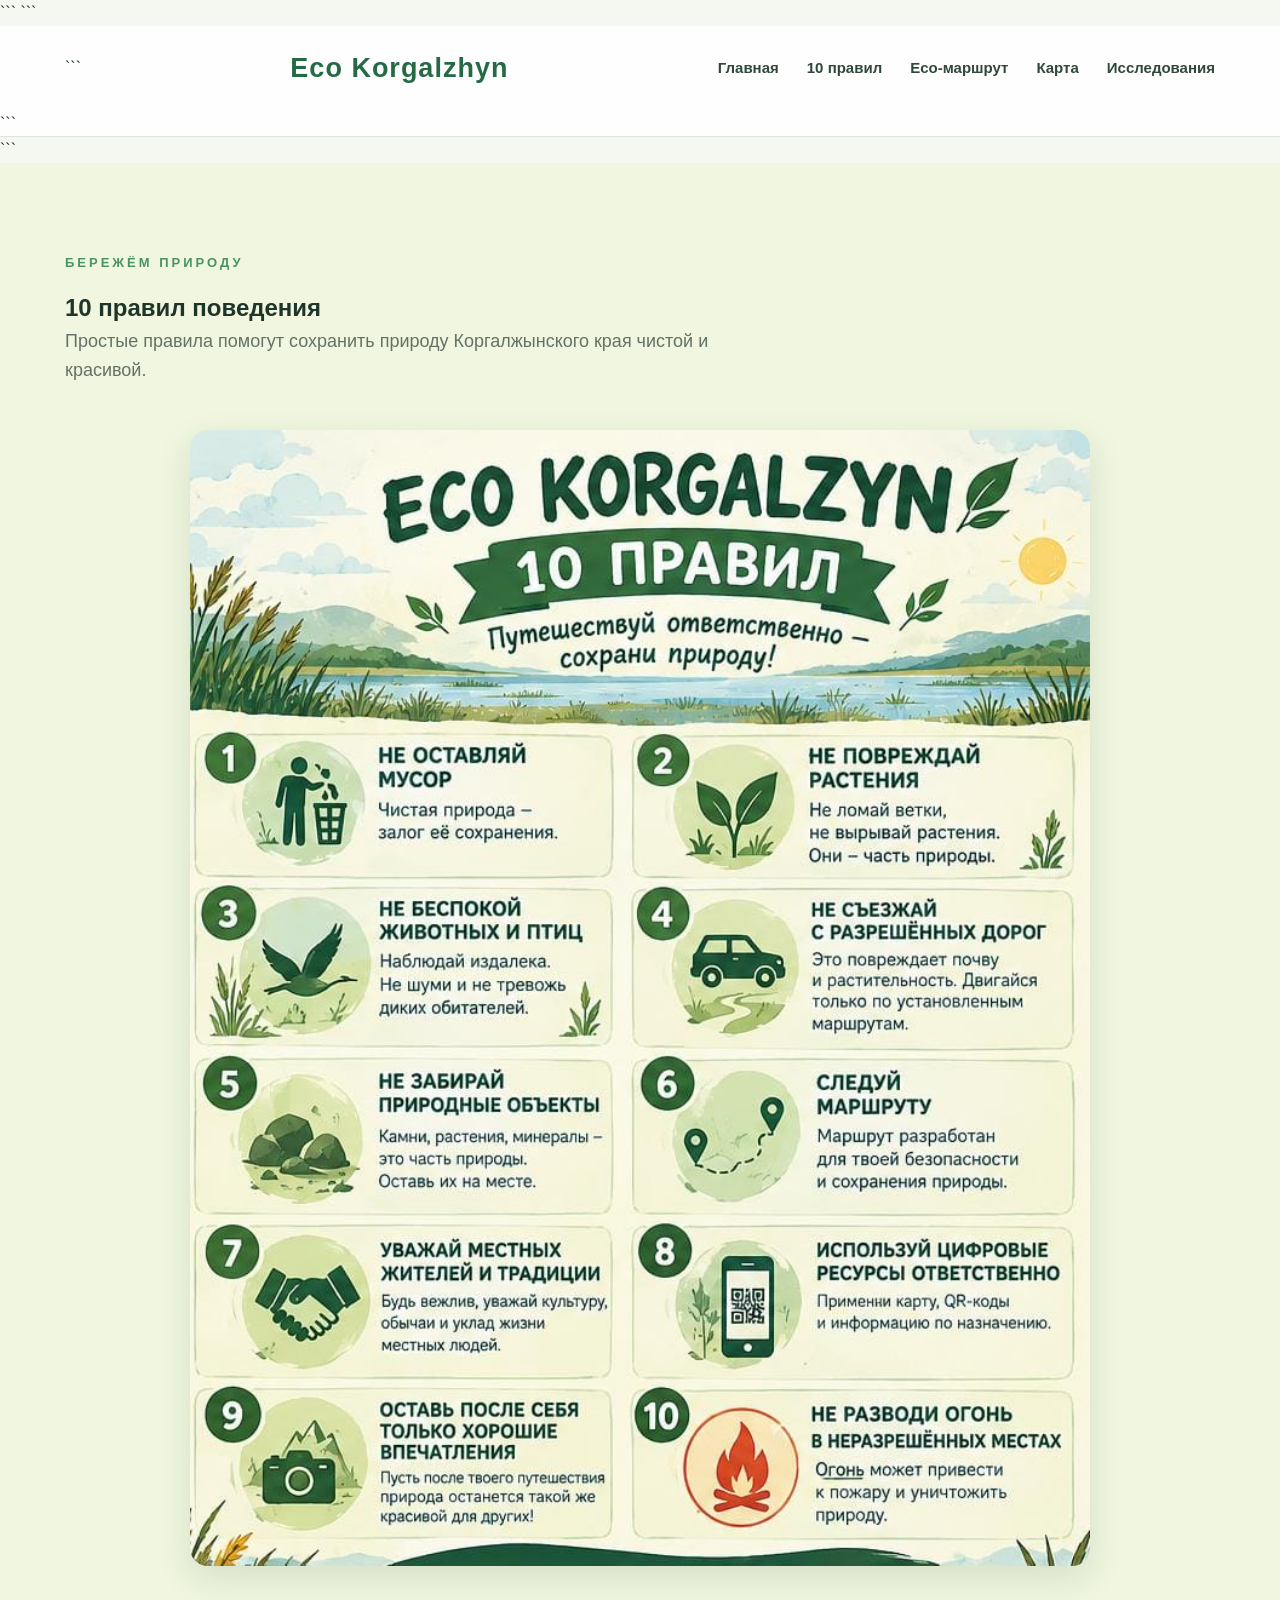
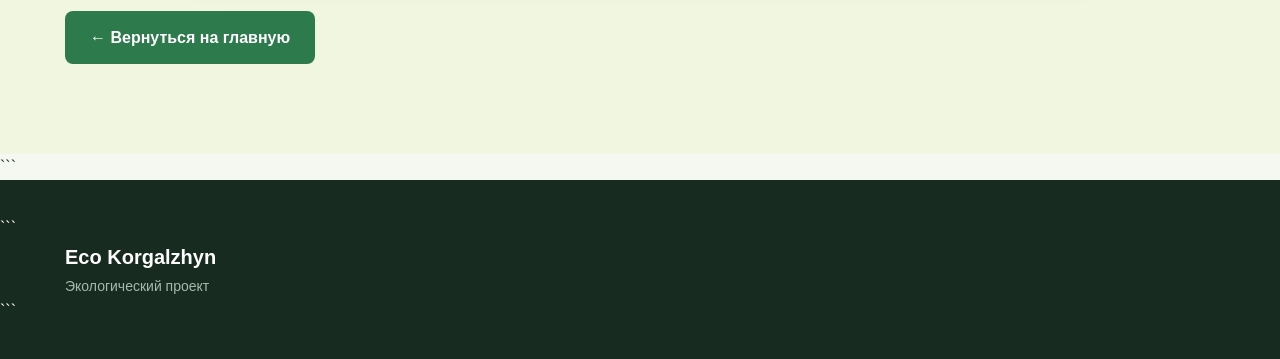
<file: 10 rules.html>
<!DOCTYPE html>

<html lang="ru">
	<head>
		<meta charset="UTF-8">
			<meta name="viewport" content="width=device-width, initial-scale=1.0">

				```
				<title>10 правил — Eco Korgalzhyn</title>

				<link rel="stylesheet" href="style.css">
```

</head>

	<body>

		<header class="header">
			<div class="container">

				```
				<h1>Eco Korgalzhyn</h1>

				<nav class="navigation">
					<a href="index.html">Главная</a>
					<a href="10 rules.html">10 правил</a>
					<a href="eco-route.html">Eco-маршрут</a>
					<a href="map.html">Карта</a>
					<a href="research.html">Исследования</a>
				</nav>

			</div>
			```

		</header>

		<main>

			```
			<section class="rules-page">

				<div class="container">

					<p class="section-label">БЕРЕЖЁМ ПРИРОДУ</p>

					<h2>10 правил поведения</h2>

					<p class="rules-description">
						Простые правила помогут сохранить природу
						Коргалжынского края чистой и красивой.
					</p>

				</div>


				<div class="rules-image-container">

					<img
						src="eco.korgalzhyn.10.rules.jpeg"
						alt="10 правил поведения в природе"
						class="rules-image"
        >

					</div>


				<div class="container back-container">

					<a href="index.html" class="main-button">
						← Вернуться на главную
					</a>

				</div>

			</section>
			```

		</main>

		<footer>

			```
			<div class="container">

				<p>Eco Korgalzhyn</p>
				<span>Экологический проект</span>

			</div>
			```

		</footer>

	</body>
</html>
</file>
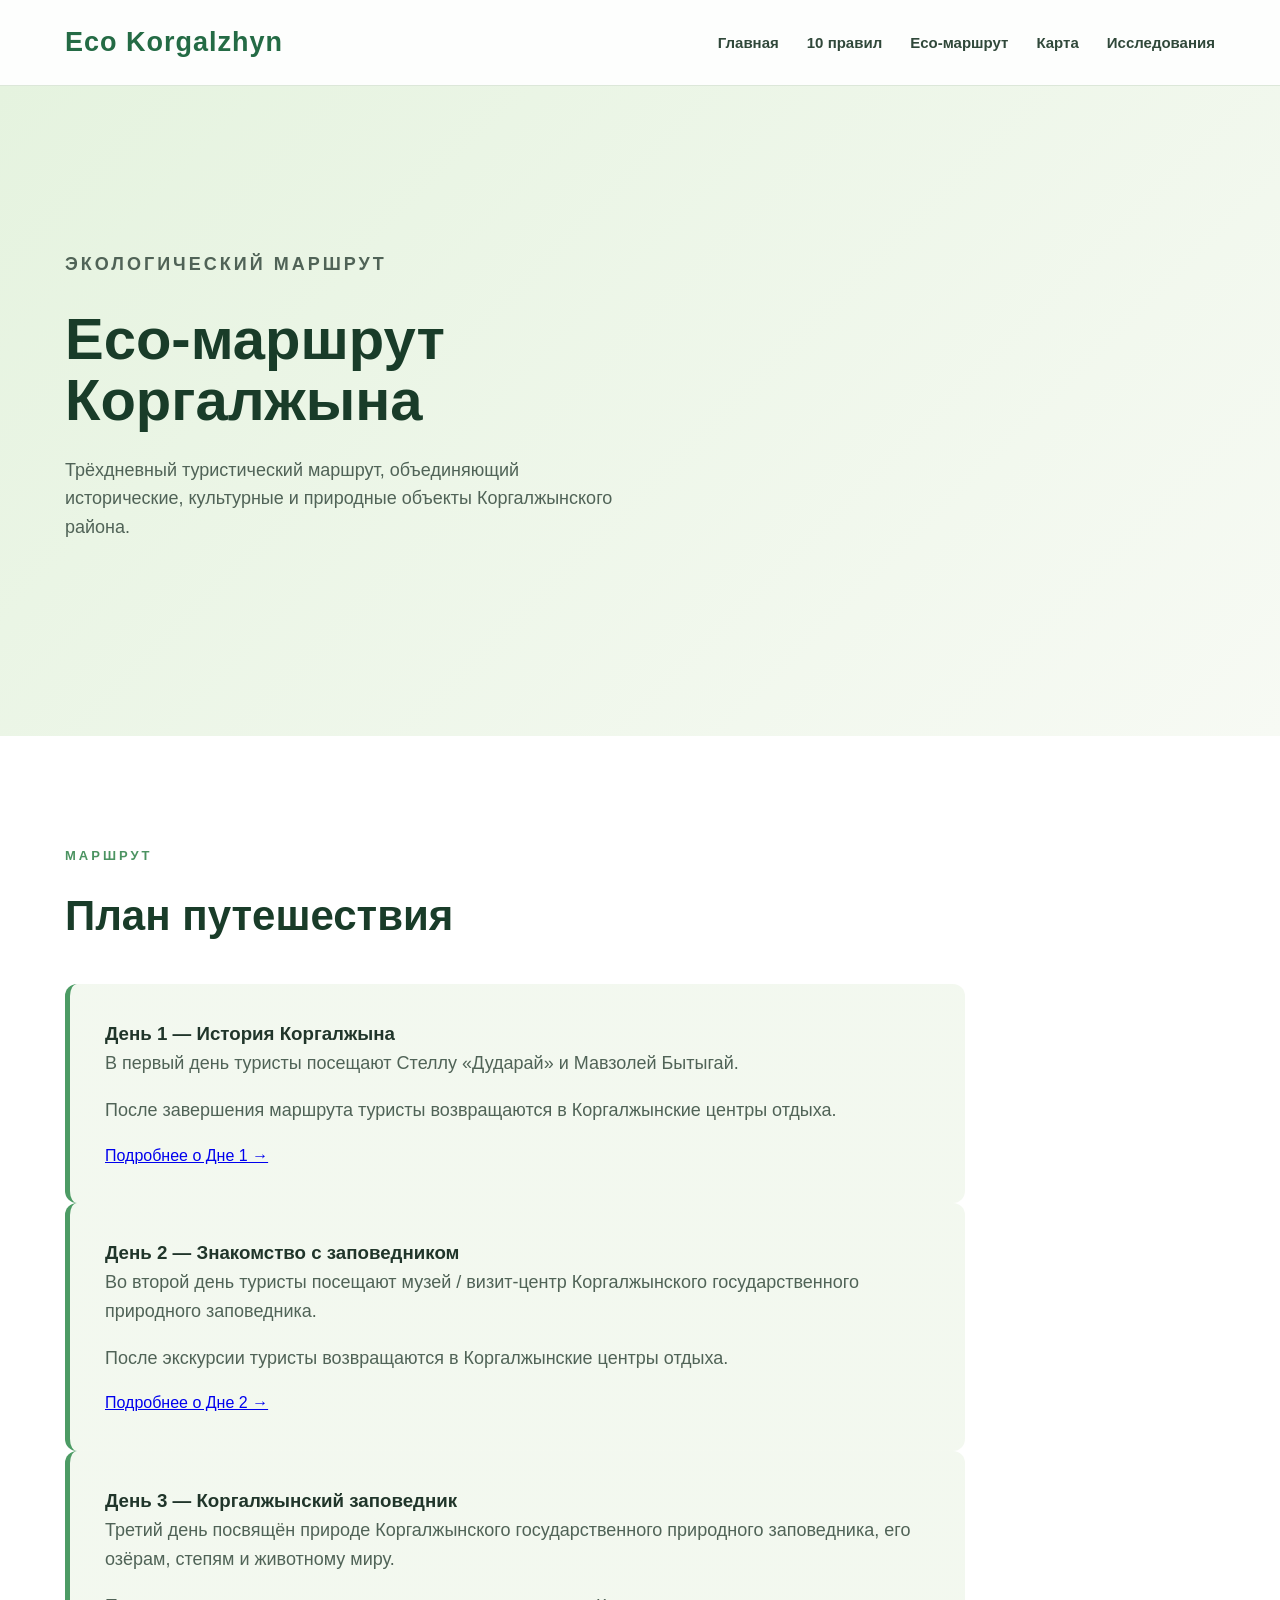
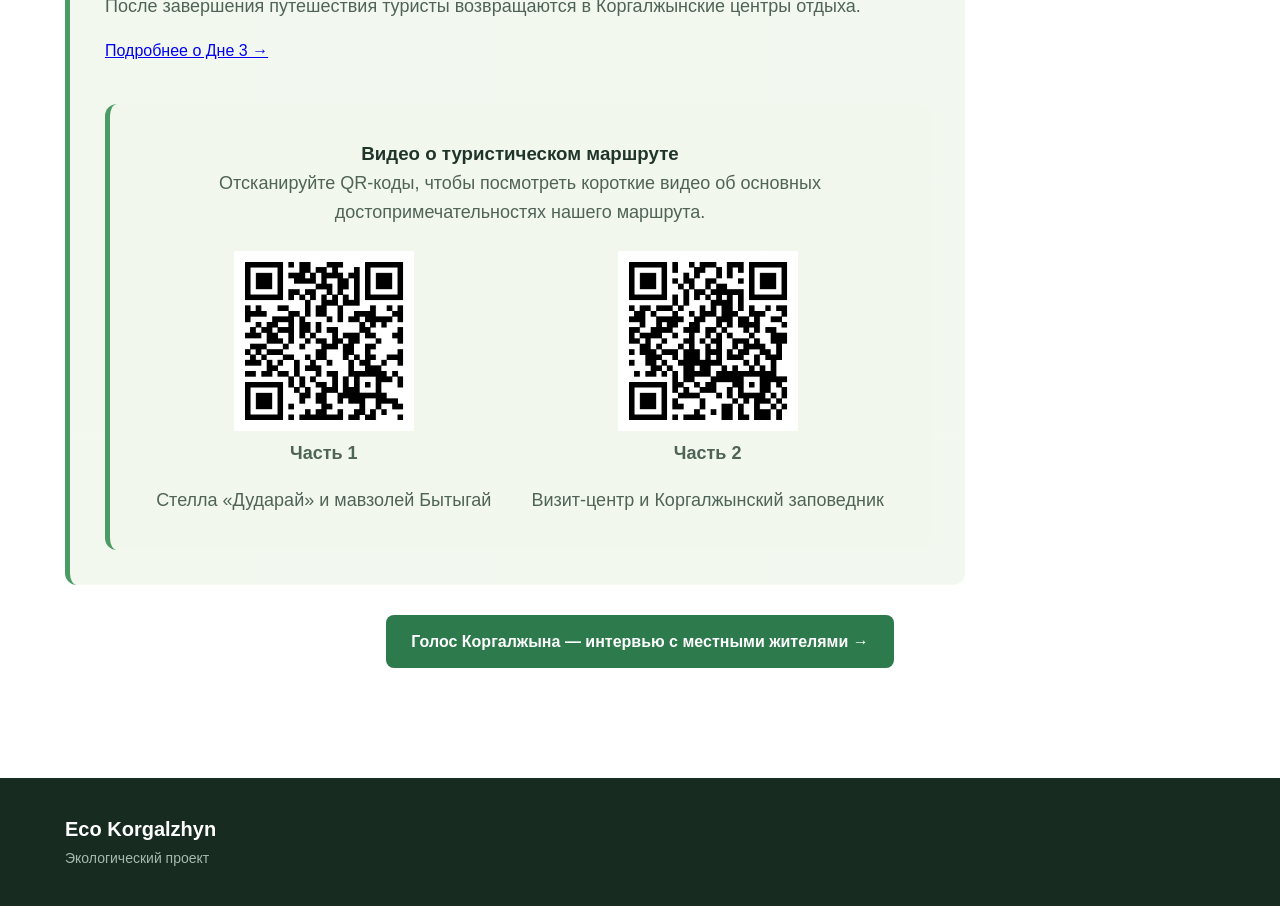
<file: eco-route.html>
<!DOCTYPE html>

<html lang="ru">

	<head>
		<meta charset="UTF-8">
			<meta name="viewport" content="width=device-width, initial-scale=1.0">

				<title>Eco-маршрут — Eco Korgalzhyn</title>

				<link rel="stylesheet" href="style.css">
</head>


	<body>

		<header class="header">

			<div class="container">

				<h1>Eco Korgalzhyn</h1>

				<nav class="navigation">

					<a href="index.html">Главная</a>

					<a href="10 rules.html">10 правил</a>

					<a href="eco-route.html">Eco-маршрут</a>

					<a href="map.html">Карта</a>

					<a href="research.html">Исследования</a>

				</nav>

			</div>

		</header>


		<main>

			<section class="hero">

				<div class="container">

					<p class="small-title">
						ЭКОЛОГИЧЕСКИЙ МАРШРУТ
					</p>

					<h2>
						Eco-маршрут<br>
                    Коргалжына
                </h2>

					<p>
						Трёхдневный туристический маршрут,
						объединяющий исторические,
						культурные и природные объекты
						Коргалжынского района.
					</p>

				</div>

			</section>


			<section class="section">

				<div class="container">

					<p class="section-label">
						МАРШРУТ
					</p>

					<h2>
						План путешествия
					</h2>


					<!-- ДЕНЬ 1 -->

					<div class="text-card">

						<h3>
							День 1 — История Коргалжына
						</h3>

						<p>
							В первый день туристы посещают
							Стеллу «Дударай» и Мавзолей Бытыгай.
						</p>

						<p>
							После завершения маршрута туристы
							возвращаются в Коргалжынские центры отдыха.
						</p>

						<a
							href="eco.path.part1.html"
							class="route-button"
                    >
							Подробнее о Дне 1 →
						</a>

					</div>


					<!-- ДЕНЬ 2 -->

					<div class="text-card">

						<h3>
							День 2 — Знакомство с заповедником
						</h3>

						<p>
							Во второй день туристы посещают
							музей / визит-центр Коргалжынского
							государственного природного заповедника.
						</p>

						<p>
							После экскурсии туристы возвращаются
							в Коргалжынские центры отдыха.
						</p>

						<a
							href="eco.path.part2.html"
							class="route-button"
                    >
							Подробнее о Дне 2 →
						</a>

					</div>


					<!-- ДЕНЬ 3 -->

					<div class="text-card">

						<h3>
							День 3 — Коргалжынский заповедник
						</h3>

						<p>
							Третий день посвящён природе
							Коргалжынского государственного
							природного заповедника,
							его озёрам, степям и животному миру.
						</p>

						<p>
							После завершения путешествия
							туристы возвращаются в Коргалжынские
							центры отдыха.
						</p>

						<a href="eco.path.part3.html" class="route-button">
							Подробнее о Дне 3 →
						</a>

						<!-- Видеоматериалы маршрута -->
						<div class="text-card video-card" style="margin-top: 40px; text-align: center;">
							<h3>Видео о туристическом маршруте</h3>
							<p>
								Отсканируйте QR-коды, чтобы посмотреть короткие видео
								об основных достопримечательностях нашего маршрута.
							</p>

							<div style="display: flex; justify-content: center; gap: 40px; flex-wrap: wrap; margin-top: 25px;">

								<div style="text-align: center;">
									<img
										src="1.part.jpg.jpg"
										alt="QR-код видео — Часть 1"
										style="width: 180px; height: 180px; object-fit: contain;"
            >
										<p>
											<strong>Часть 1</strong>
										</p>
										<p>Стелла «Дударай» и мавзолей Бытыгай</p>
									</div>

								<div style="text-align: center;">
									<img
										src="2.part,jpg.jpg"
										alt="QR-код видео — Часть 2"
										style="width: 180px; height: 180px; object-fit: contain;"
            >
										<p>
											<strong>Часть 2</strong>
										</p>
										<p>Визит-центр и Коргалжынский заповедник</p>
									</div>

							</div>
						</div>
					</div>


					<div style="text-align: center; margin-top: 30px;">
						<a href="korgalzhyn.voice.html" class="main-button">
							Голос Коргалжына — интервью с местными жителями →
						</a>
					</div>
					
				</div>

			</section>

		</main>


		<footer>

			<div class="container">

				<p>Eco Korgalzhyn</p>

				<span>
					Экологический проект
				</span>

			</div>

		</footer>


	</body>

</html>
</file>
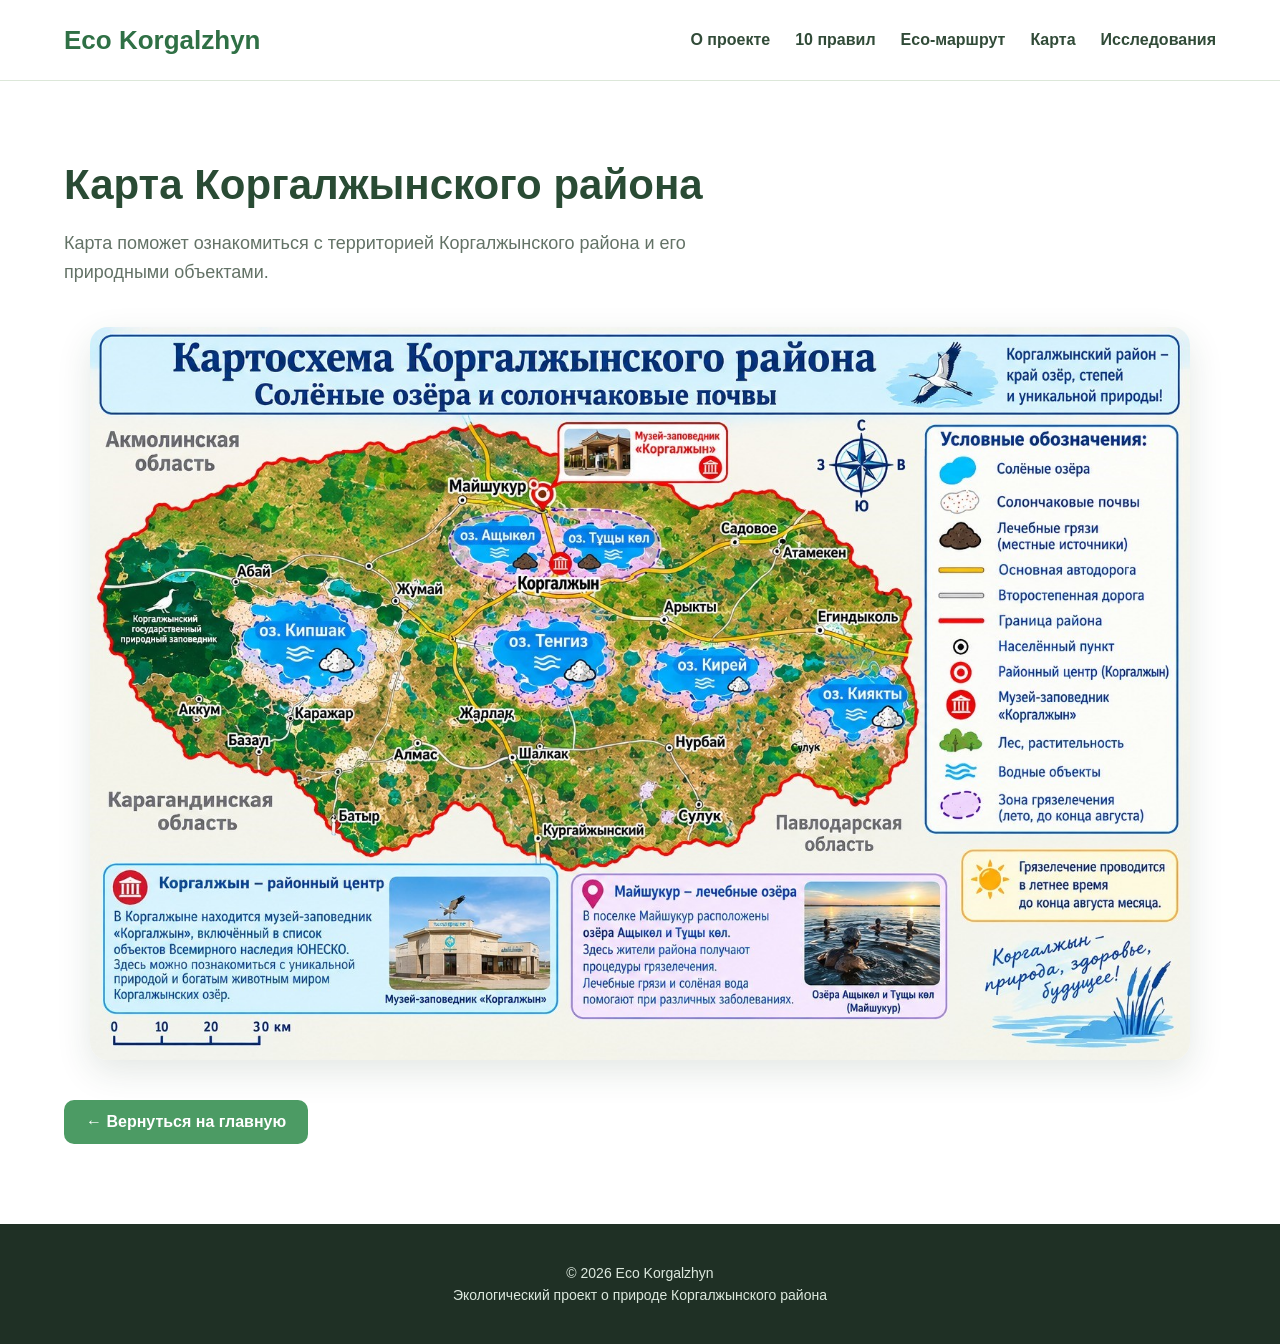
<file: map.html>
<!DOCTYPE html>
<html lang="ru">
	<head>
		<meta charset="UTF-8">
			<meta name="viewport" content="width=device-width, initial-scale=1.0">
				<title>Eco Korgalzhyn — Карта</title>

				<style>
					* {
					box-sizing: border-box;
					margin: 0;
					padding: 0;
					}

					html {
					scroll-behavior: smooth;
					}

					body {
					font-family: Arial, sans-serif;
					color: #263b2c;
					background: #ffffff;
					}

					.header {
					background-image:
					linear-gradient(
					rgba(255, 255, 255, 0.82),
					rgba(255, 255, 255, 0.82)
					),
					url("https://skyway.travel/wp-content/uploads/2019/03/tyulpan_shrenka_foto_koshkinoy_mariny_alekseevny_o.6.webp");

					background-size: cover;
					background-position: center 65%;
					background-repeat: no-repeat;

					border-bottom: 1px solid #dce7d9;
					position: sticky;
					top: 0;
					z-index: 100;
					}

					.container {
					width: 90%;
					max-width: 1200px;
					margin: 0 auto;
					}

					.header-inner {
					min-height: 80px;
					display: flex;
					align-items: center;
					justify-content: space-between;
					gap: 30px;
					}

					.logo {
					color: #2f7045;
					text-decoration: none;
					font-size: 26px;
					font-weight: 700;
					}

					.nav {
					display: flex;
					gap: 25px;
					}

					.nav a {
					color: #314b38;
					text-decoration: none;
					font-size: 16px;
					font-weight: 600;
					}

					.nav a:hover {
					color: #4c9b64;
					}

					.map-page {
					padding: 80px 0;
					min-height: 80vh;
					}

					h1 {
					font-size: 42px;
					margin-bottom: 20px;
					color: #294b34;
					}

					.description {
					max-width: 700px;
					color: #637266;
					font-size: 18px;
					line-height: 1.6;
					margin-bottom: 40px;
					}

					.map-container {
					width: 100%;
					display: flex;
					justify-content: center;
					}

					.map-image {
					display: block;
					width: 100%;
					max-width: 1100px;
					height: auto;
					border-radius: 18px;
					box-shadow: 0 12px 35px rgba(34, 68, 44, 0.12);
					}

					.back {
					margin-top: 40px;
					}

					.back a {
					display: inline-block;
					background: #4c9b64;
					color: white;
					text-decoration: none;
					padding: 13px 22px;
					border-radius: 10px;
					font-weight: 600;
					}

					.footer {
					background: #1f3025;
					color: #dce8de;
					padding: 35px 0;
					text-align: center;
					}

					.footer p {
					margin: 6px 0;
					font-size: 14px;
					}

					@media (max-width: 800px) {
					.header-inner {
					flex-direction: column;
					padding: 20px 0;
					}

					.nav {
					flex-wrap: wrap;
					justify-content: center;
					}

					h1 {
					font-size: 32px;
					}
					}
				</style>
			</head>

	<body>

		<header class="header">
			<div class="container header-inner">

				<a href="index.html" class="logo">
					Eco Korgalzhyn
				</a>

				<nav class="nav">
					<a href="index.html#about">О проекте</a>
					<a href="10 rules.html">10 правил</a>
					<a href="eco-route.html">Eco-маршрут</a>
					<a href="map.html">Карта</a>
					<a href="research.html">Исследования</a>
				</nav>

			</div>
		</header>

		<main class="map-page">

			<div class="container">

				<h1>Карта Коргалжынского района</h1>

				<p class="description">
					Карта поможет ознакомиться с территорией Коргалжынского района
					и его природными объектами.
				</p>

				<div class="map-container">
					<img
						src="eco.korgalzhyn.map.jpg"
						alt="Карта Коргалжынского района"
						class="map-image"
            >
					</div>

				<div class="back">
					<a href="index.html">← Вернуться на главную</a>
				</div>

			</div>

		</main>

		<footer class="footer">
			<div class="container">
				<p>© 2026 Eco Korgalzhyn</p>
				<p>Экологический проект о природе Коргалжынского района</p>
			</div>
		</footer>
		
	</body>
</html>
</file>
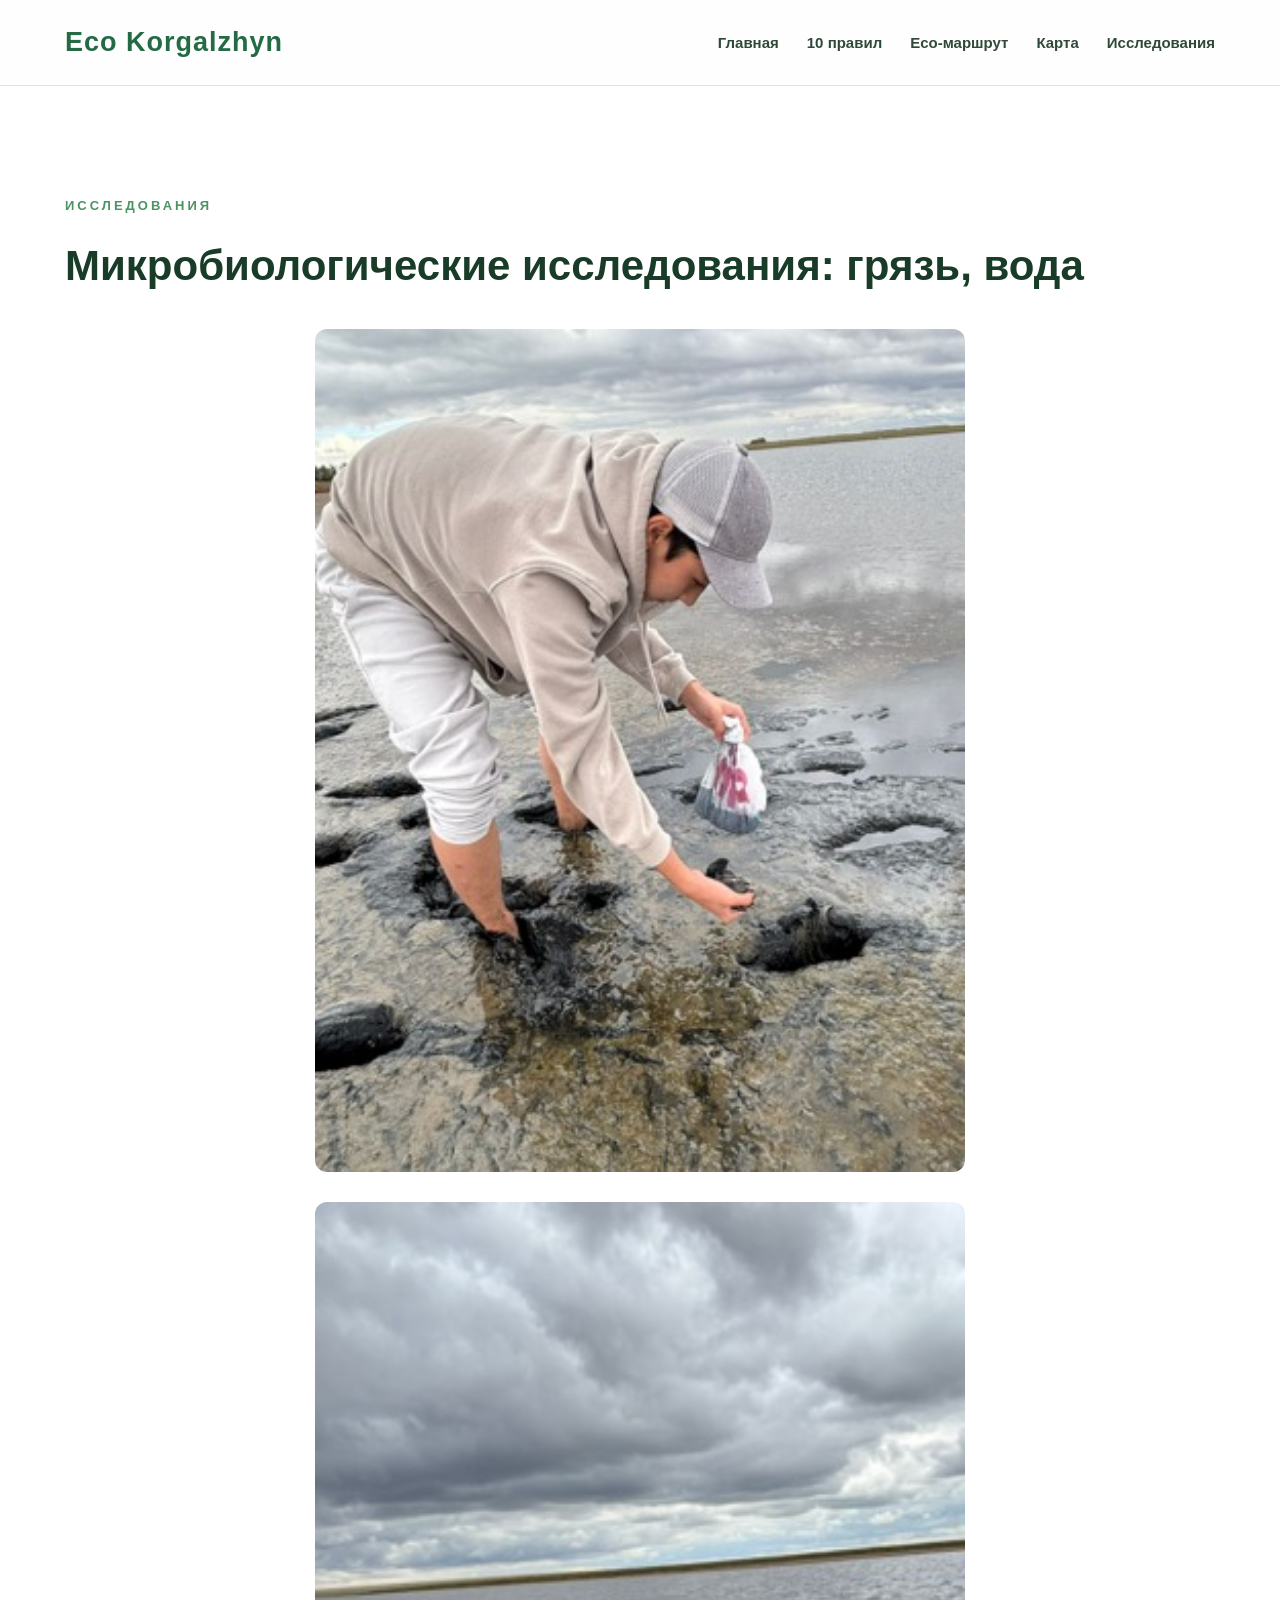
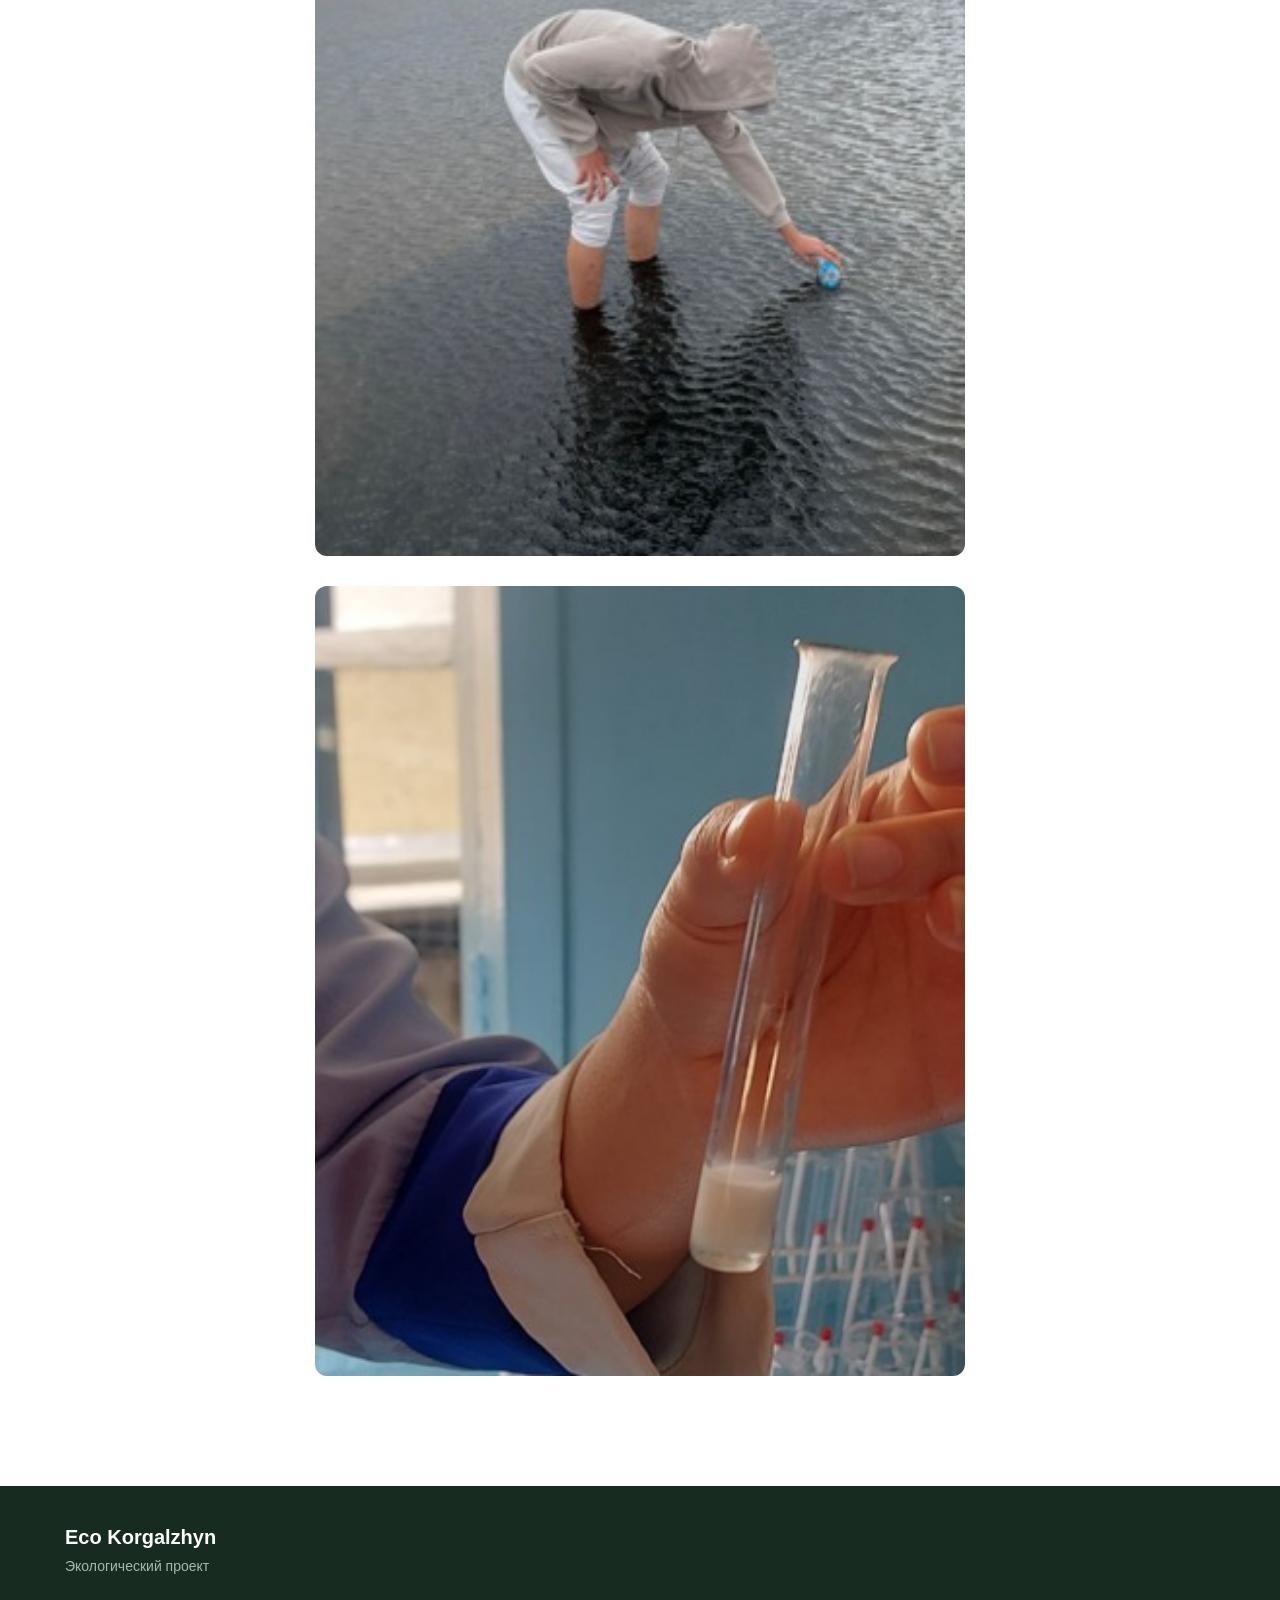
<file: research.html>
<!DOCTYPE html>
<html lang="ru">

	<head>
		<meta charset="UTF-8">
			<meta name="viewport" content="width=device-width, initial-scale=1.0">
				<title>Микробиологические исследования — Eco Korgalzhyn</title>
				<link rel="stylesheet" href="style.css">
</head>

	<body>

		<header class="header">
			<div class="container">
				<h1>Eco Korgalzhyn</h1>

				<nav class="navigation">
					<a href="index.html">Главная</a>
					<a href="10 rules.html">10 правил</a>
					<a href="eco-route.html">Eco-маршрут</a>
					<a href="map.html">Карта</a>
					<a href="research.html">Исследования</a>
				</nav>
			</div>
		</header>

		<main class="section">
			<div class="container">

				<p class="section-label">ИССЛЕДОВАНИЯ</p>

				<h2 style="margin-bottom:30px;">
					Микробиологические исследования: грязь, вода
				</h2>

				<div style="display:flex; flex-direction:column; align-items:center; gap:30px;">

					<img
						src="mud.jpeg"
						alt="Образец грязи"
						style="width:100%; max-width:650px; height:auto; border-radius:12px;">

						<img
							src="water.jpeg"
							alt="Образец воды"
							style="width:100%; max-width:650px; height:auto; border-radius:12px;">

							<img
								src="salt.jpeg"
								alt="Образец соли"
								style="width:100%; max-width:650px; height:auto; border-radius:12px;">

							</div>

			</div>
		</main>

		<footer>
			<div class="container">
				<p>Eco Korgalzhyn</p>
				<span>Экологический проект</span>
			</div>
		</footer>

	</body>
</html>
</file>
<file: style.css>
* {
  margin: 0;
  padding: 0;
  box-sizing: border-box;
  }

html {
scroll-behavior: smooth;
}

body {
font-family: Arial, Helvetica, sans-serif;
background: #f4f8f1;
color: #20352a;
line-height: 1.6;
}

.container {
width: 90%;
max-width: 1150px;
margin: 0 auto;
}

/* HEADER */

.header {
    background-image: linear-gradient(
        rgba(255, 255, 255, 0.82),
        rgba(255, 255, 255, 0.82)
    ),
    url("https://skyway.travel/wp-content/uploads/2019/03/tyulpan_shrenka_foto_koshkinoy_mariny_alekseevny_o.6.webp");

    background-size: cover;
    background-position: center 69%;
    background-repeat: no-repeat;

    border-bottom: 1px solid #dce7d9;
    position: sticky;
    top: 0;
    z-index: 100;
}

.header .container {
min-height: 85px;
display: flex;
align-items: center;
justify-content: space-between;
}

.header h1 {
font-size: 27px;
color: #246b45;
letter-spacing: 1px;
}

.navigation {
display: flex;
gap: 28px;
}

.navigation a {
color: #30483a;
text-decoration: none;
font-size: 15px;
font-weight: bold;
transition: 0.3s;
}

.navigation a:hover {
color: #3b9560;
}

/* HERO */

.hero {
min-height: 650px;
background: linear-gradient(135deg, #e5f3df, #f7faf4);
display: flex;
align-items: center;
}

.hero-content {
display: grid;
grid-template-columns: 1fr 1fr;
gap: 60px;
align-items: center;
}

.small-title,
.section-label {
color: #4b9361;
font-size: 13px;
font-weight: bold;
letter-spacing: 3px;
margin-bottom: 15px;
}

.hero h2 {
font-size: 58px;
line-height: 1.05;
margin-bottom: 25px;
color: #193c29;
}

.hero p {
max-width: 550px;
font-size: 18px;
color: #506357;
margin-bottom: 30px;
}

.main-button {
display: inline-block;
padding: 14px 25px;
background: #2d7a4d;
color: white;
text-decoration: none;
border-radius: 8px;
font-weight: bold;
transition: 0.3s;
}

.main-button:hover {
background: #1f5c38;
transform: translateY(-2px);
}

.hero-image {
height: 420px;
overflow: hidden;
border-radius: 25px;
box-shadow: 0 15px 40px rgba(37, 76, 48, 0.18);
}

.hero-image img {
width: 100%;
height: 100%;
object-fit: cover;
}

/* ABOUT */

.section {
padding: 110px 0;
background: white;
}

.section h2,
.features h2 {
font-size: 42px;
margin-bottom: 35px;
color: #193c29;
}

.text-card {
    max-width: 900px;
    padding: 35px;

    background-image:
        linear-gradient(
            rgba(241, 247, 237, 0.88),
            rgba(241, 247, 237, 0.88)
        ),
        url("https://welcome.kz/ru/assets/images/products/0_gallery/tours/astana-excursions/korgalzhyn/Flamingo.webp");

    background-size: cover;
    background-position: center;
    background-repeat: no-repeat;

    border-left: 5px solid #4c9b64;
    border-radius: 12px;
}

.text-card p {
font-size: 18px;
color: #506357;
margin-bottom: 18px;
}

.text-card p:last-child {
margin-bottom: 0;
}

/* CARDS */

.features {
padding: 110px 0;
background: #eaf4e5;
}

.cards {
display: grid;
grid-template-columns: repeat(3, 1fr);
gap: 25px;
}

.card {
display: block;
background: white;
padding: 35px;
min-height: 290px;
border-radius: 16px;
text-decoration: none;
color: inherit;
box-shadow: 0 8px 25px rgba(34, 68, 44, 0.07);
transition: 0.3s;
}

.card:hover {
transform: translateY(-8px);
box-shadow: 0 18px 35px rgba(34, 68, 44, 0.13);
}

.card-number {
color: #5aa16e;
font-size: 15px;
font-weight: bold;
margin-bottom: 25px;
}

.card h3 {
font-size: 27px;
margin-bottom: 15px;
color: #234b32;
}

.card p {
color: #637266;
margin-bottom: 25px;
}

.card span {
color: #318050;
font-weight: bold;
}

/* QUOTE */

.quote-section {
padding: 90px 0;
background: #234b32;
color: white;
}

.quote {
max-width: 800px;
margin: auto;
text-align: center;
}

.quote span {
font-size: 70px;
line-height: 0;
opacity: 0.6;
}

.quote p {
font-size: 30px;
font-weight: bold;
line-height: 1.4;
}

/* FOOTER */

footer {
background: #172b20;
color: white;
padding: 35px 0;
}

footer p {
font-size: 20px;
font-weight: bold;
}

footer span {
color: #a8b8ad;
font-size: 14px;
}

/* MOBILE */

@media (max-width: 800px) {

```
.header .container {
    flex-direction: column;
    padding: 20px 0;
    gap: 15px;
}

.navigation {
    flex-wrap: wrap;
    justify-content: center;
    gap: 15px;
}

.hero {
    padding: 70px 0;
}

.hero-content {
    grid-template-columns: 1fr;
}

.hero h2 {
    font-size: 43px;
}

.hero-image {
    height: 300px;
}

.cards {
    grid-template-columns: 1fr;
}

.section h2,
.features h2 {
    font-size: 34px;
}

.quote p {
    font-size: 23px;
}
```

}


/* 10 RULES PAGE */

.rules-page {
    padding: 90px 0;
    background: #f0f6df;
    min-height: 80vh;
}

.rules-description {
    max-width: 650px;
    color: #637266;
    font-size: 18px;
    margin-bottom: 45px;
}

.rules-image-container {
    width: 100%;
    display: flex;
    justify-content: center;
    padding: 0 20px;
}

.rules-image {
    display: block;
    width: 100%;
    max-width: 900px;
    height: auto;
    border-radius: 18px;
    box-shadow: 0 12px 35px rgba(34, 68, 44, 0.12);
}

.back-container {
    margin-top: 45px;
}

.point-content {
    display: flex;
    align-items: flex-start;
    gap: 30px;
}

.point-text {
    flex: 1;
}

.qr-box {
    width: 170px;
    flex-shrink: 0;
    text-align: center;
}

.qr-box img {
    display: block;
    width: 150px;
    height: 150px;
    margin: 0 auto 8px;

    object-fit: contain;
}

.qr-box p {
    font-size: 14px;
    color: #68776b;
    margin: 0;
}



/* Фон только карточки с QR-кодами */
.video-card {
    background-image:
        linear-gradient(
            rgba(241, 247, 237, 0.65),
            rgba(241, 247, 237, 0.65)
        ),
        url("https://www.advantour.com/img/kazakhstan/nature/korgalzhyn5.jpg");

    background-size: cover;
    background-position: center;
    background-repeat: no-repeat;
}
</file>
